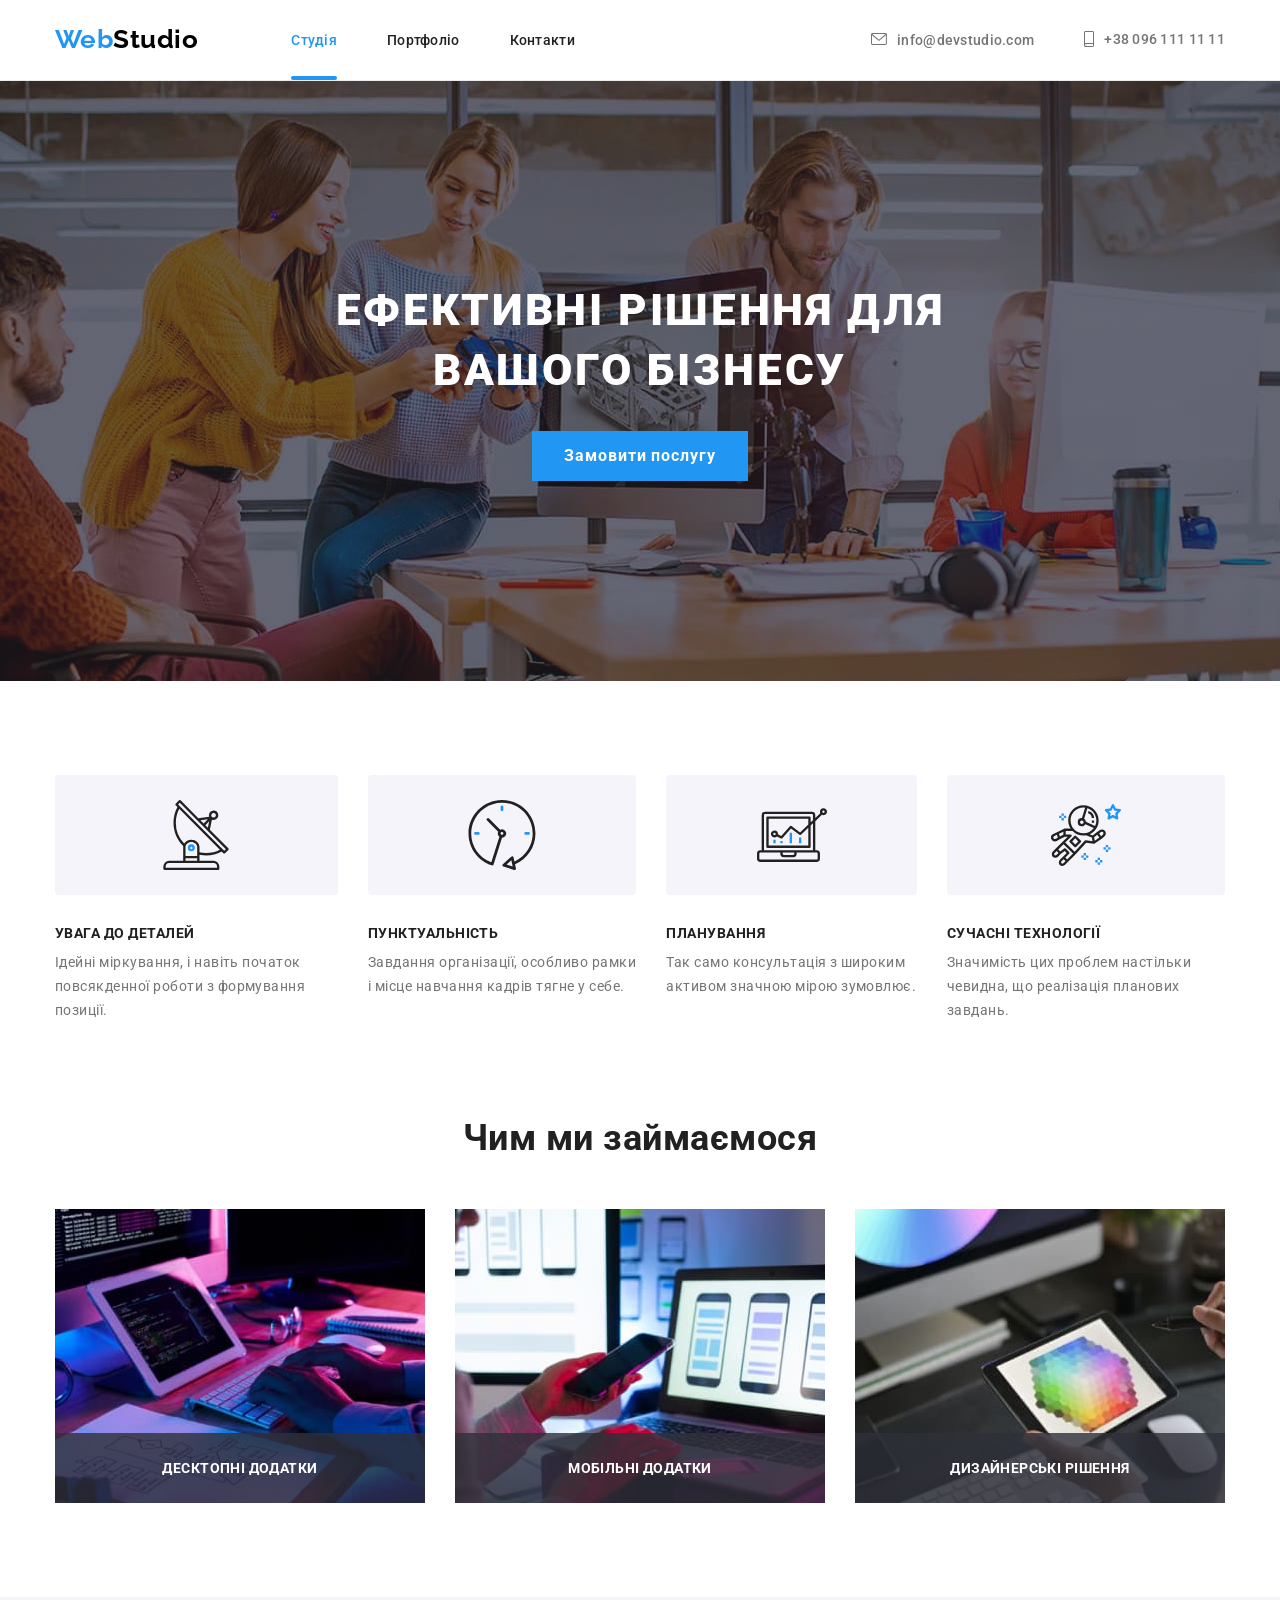
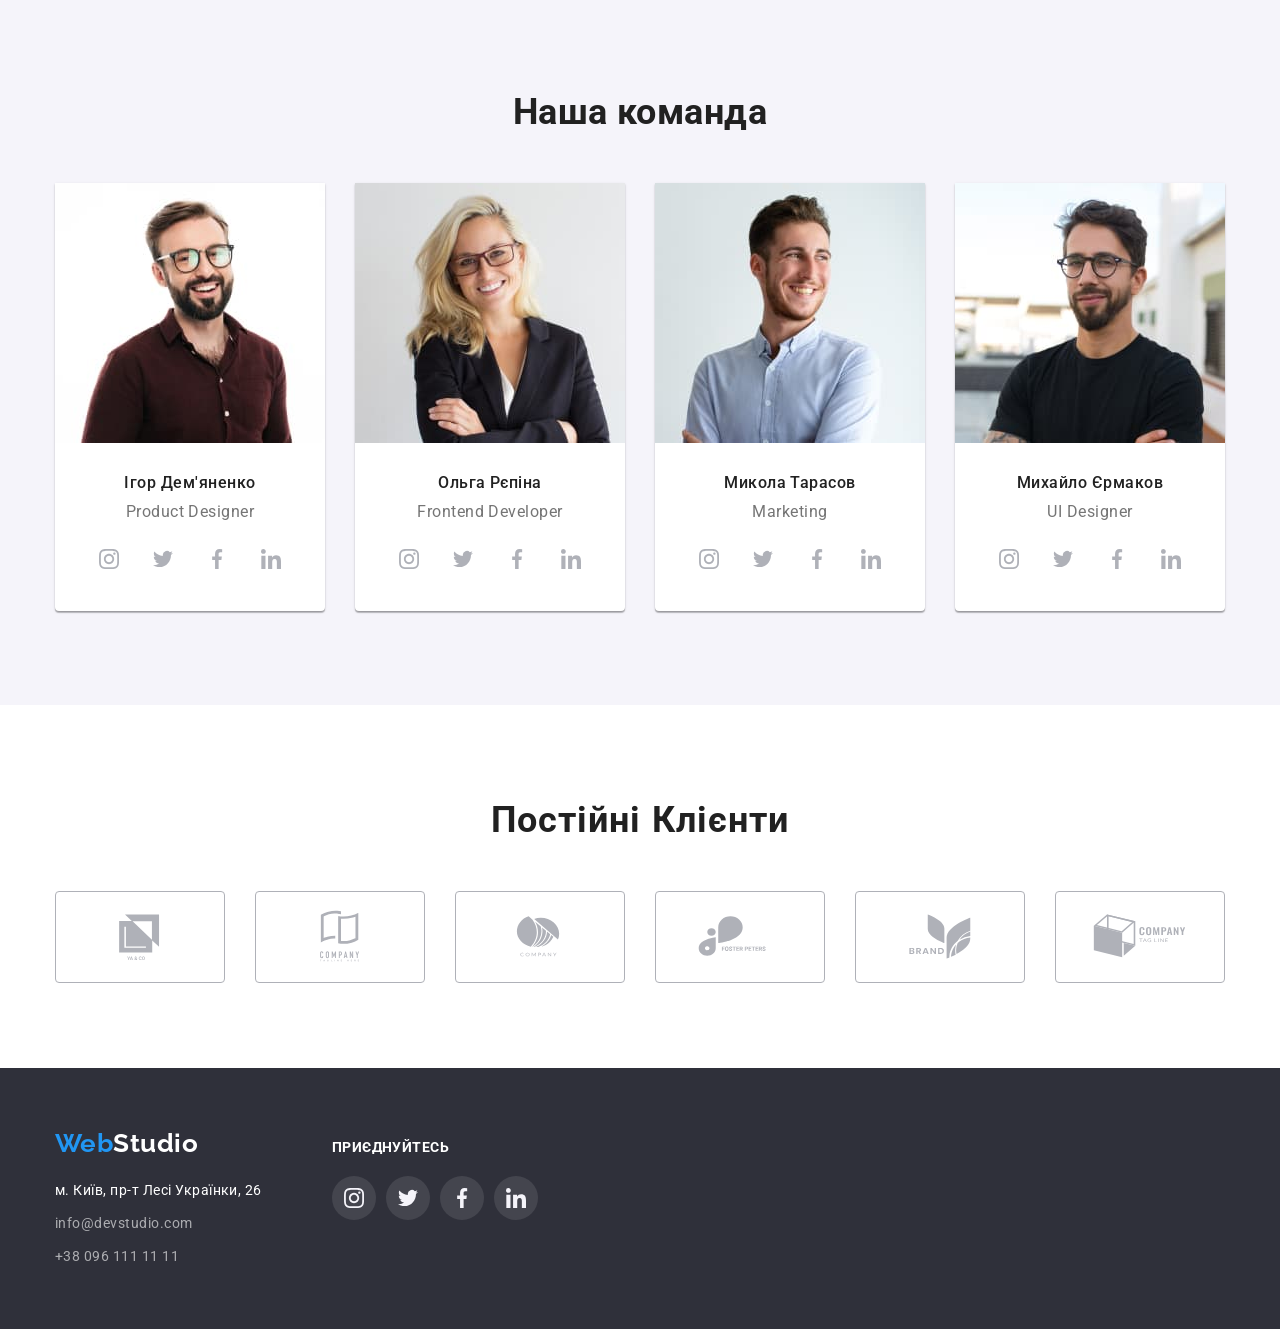
<file: index.html>
<!DOCTYPE html>
<html lang="uk">
<head>
    <meta charset="UTF-8">
    <meta http-equiv="X-UA-Compatible" content="IE=edge">
    <meta name="viewport" content="width=device-width, initial-scale=1.0">
    <title>Студія</title>
    <link rel="preconnect" href="https://fonts.googleapis.com">
<link rel="preconnect" href="https://fonts.gstatic.com" crossorigin>
<link href="https://fonts.googleapis.com/css2?family=Raleway:wght@700&family=Roboto:wght@400;500;700;900&display=swap" rel="stylesheet">
<link rel="stylesheet" href="https://cdnjs.cloudflare.com/ajax/libs/modern-normalize/0.7.0/modern-normalize.min.css">
    <link rel="stylesheet" href="./css/styles.css">
</head>


<body>
    <header class="page-top">
        <div class="container-header container">
       <a href="./index.html" class="logo"><span class="web">Web</span>Studio</a>
        <nav>
        <ul class="site-nav">
            <li class="nav-item"><a href="./index.html" class=" link studio current">Студія</a></li>
            <li class="nav-item"><a href="./portfolio.html"  class=" link portfolio">Портфоліо</a></li>
            <li class="nava-item"><a href="./index.html"  class=" link contacts">Контакти</a></li>
        </ul>
        </nav>
        <ul class="contact-info">
           <li class="general-mail"><a href="mailto:info@devstudio.com" class="mail-top">
            <svg width="16" height="12" class="icon-mail">
                <use href="./images/icons.svg#icon-mail" ></use></svg>
            info@devstudio.com</a></li>
           <li class="general-mail"><a href="tel:+380961111111" class="tel">
            <svg width="10" height="16" class="icon-phone">
                <use href="./images/icons.svg#icon-smartphone"></use>

            </svg>
            
            +38 096 111 11 11</a></li>
        </ul>
        </div>
    </header>
     
       
   
    <main>
 <section class="hero">
        <div class="container-hero">
        <h1 class="hero-title"> Ефективні рішення для вашого бізнесу</h1>
        <button type="button" class="order-button" data-modal-open>Замовити послугу</button>
        </div>
        <div class="backdrop is-hidden" data-modal>
        <div class="modal">
          <button data-modal-close class="modal-btn-close">
            <svg class="modal-close" width="18px" height="18">
              <use class="close-icon" href="./images/icons.svg#icon-close"></use>
            </svg>
          </button>  
        </div>
      </div>
       </section>

       

        <section class="work-princepels">
         <div class="container">
        <h2 class="section-title" hidden>Принципи роботи</h2>
        <ul class="princepels">
        <li class="main-ideas">
            <div class="icons">
                <svg class="princeple-icons" width="70" height="70">
                  <use href="./images/icons.svg#icon-antenna"
                  ></use>
                </svg>
              </div>
        <h3 class="title">УВАГА ДО ДЕТАЛЕЙ</h3>
        <p class="paragraph">Ідейні міркування, i навіть початок повсякденної роботи з формування позиції.</p></li>
        <li class="main-ideas">
            <div class="icons">
                <svg class="princeple-icons" width="70" height="70" >
                <use href="./images/icons.svg#icon-clock"
                 ></use>
                </svg>   
            </div>
        <h3 class="title">ПУНКТУАЛЬНІСТЬ</h3>
        <p class="paragraph">Завдання організації, особливо рамки i місце навчання кадрів тягне у себе.</p></li>
        <li class="main-ideas">
            <div class="icons">
                <svg class="princeple-icons" width="70" height="70" >
                <use href="./images/icons.svg#icon-diagram"
                 ></use>
                </svg>   
            </div>  
        <h3 class="title">ПЛАНУВАННЯ</h3>
        <p class="paragraph">Так само консультація з широким активом значною мірою зумовлює.</p></li>
        <li class="main-ideas">
            <div class="icons">
                <svg class="princeple-icons" width="70" height="70" >
                <use href="./images/icons.svg#icon-astronaut"
                 ></use>
                </svg>   
            </div>   
        <h3 class="title">СУЧАСНІ ТЕХНОЛОГІЇ</h3>
        <p class="paragraph">Значимість цих проблем настільки чевидна, що реалізація планових завдань.</p></li>
        </ul>
    </div>
    </section>
    
        <section class="about">
            <div class="container-about container">
            <h2 class="section-about">Чим ми займаємося</h2>
            <ul class="our-job">
                <li>
                  <div class="group-thumb">
                  <img src="./images/dealwith-1.jpg" alt="кодування" width="370" height="294">
                  <div class="group-overlay">
                  <p class="overlay-title">Десктопні додатки</p>
                  </div>
                </div>
                </li>
                <li>
                  <div class="group-thumb">
                  <img src="./images/dealwith-2.jpg" alt="адаптація" width="370" height="294">
                  <div class="group-overlay">
                    <p class="overlay-title">Мобільні додатки</p>
                    </div>
                  </div>
                </li>
                <li>
                  <div class="group-thumb">
                  <img src="./images/dealwith-3.jpg" alt="колористика" width="370" height="294">
                  <div class="group-overlay">
                    <p class="overlay-title">Дизайнерські рішення</p>
                    </div>
                  </div>
                </li>
            </ul>
            </div>
        </section>
        <section class="employees" >
            <div class="container-employees container">
            <h2 class="our-team">Наша команда</h2>
            <ul class="team">
                <li class="worker"><img src="./images/team1.jpg" alt="фото Ігор Дем'яненко" width="270">
                    <div class="definition">
                <h3 class="name"> Ігор Дем'яненко </h3>
            <p class="job-title" lang="en">Product Designer</p>
            <ul class="list">
                <li class="icon-list">
                    <a href="./index.html" class="icon-links" >
                    <svg width="20" height="20">
                    <use class="social-link" href="./images/icons.svg#icon-instagram"
                            ></use>
                          </svg>
                        
                    </a>
                </li>
                
                <li class="icon-list">
                    <a href="./index.html" class="icon-links" >
                    <svg width="20" height="20">
                    <use class="social-link" href="./images/icons.svg#icon-twitter"
                            ></use>
                          </svg>
                        
                    </a>
                </li>  
                <li class="icon-list">
                    <a href="./index.html" class="icon-links" >
                    <svg width="20" height="20">
                    <use class="social-link" href="./images/icons.svg#icon-facebook"
                            ></use>
                          </svg>
                        
                    </a>
                </li>
                <li class="icon-list">
                    <a href="./index.html" class="icon-links" >
                    <svg width="20" height="20">
                    <use class="social-link" href="./images/icons.svg#icon-linkedin"
                            ></use>
                          </svg>
                        
                    </a>
                </li>
            </ul>

            </div>
        </li>
        <li  class="worker"><img src="./images/team2.jpg" alt="фото Ольга Рєпіна" width="270">
            <div class="definition">
            <h3 class="name">Ольга Рєпіна</h3>
            <p class="job-title" lang="en">Frontend Developer</p>
            <ul class="list">
                <li class="icon-list">
                    <a href="./index.html" class="icon-links" >
                    <svg width="20" height="20">
                    <use class="social-link" href="./images/icons.svg#icon-instagram"
                            ></use>
                          </svg>
                        
                    </a>
                </li>
                
                <li class="icon-list">
                    <a href="./index.html" class="icon-links" >
                    <svg width="20" height="20">
                    <use class="social-link" href="./images/icons.svg#icon-twitter"
                            ></use>
                          </svg>
                        
                    </a>
                </li>  
                <li class="icon-list">
                    <a href="./index.html" class="icon-links" >
                    <svg width="20" height="20">
                    <use class="social-link" href="./images/icons.svg#icon-facebook"
                            ></use>
                          </svg>
                        
                    </a>
                </li>
                <li class="icon-list">
                    <a href="./index.html" class="icon-links" >
                    <svg width="20" height="20">
                    <use class="social-link" href="./images/icons.svg#icon-linkedin"
                            ></use>
                          </svg>
                        
                    </a>
                </li>
            </ul>

            
            </div>
        </li>
        <li  class="worker"><img src="./images/team3.jpg" alt="фото Микола Тарасов" width="270">
            <div class="definition">
            <h3 class="name">Микола Тарасов</h3>
            <p class="job-title" lang="en">Marketing</p>
            <ul class="list">
                <li class="icon-list">
                    <a href="./index.html" class="icon-links" >
                    <svg width="20" height="20">
                    <use class="social-link" href="./images/icons.svg#icon-instagram"
                            ></use>
                          </svg>
                        
                    </a>
                </li>
                
                <li class="icon-list">
                    <a href="./index.html" class="icon-links" >
                    <svg width="20" height="20">
                    <use class="social-link" href="./images/icons.svg#icon-twitter"
                            ></use>
                          </svg>
                        
                    </a>
                </li>  
                <li class="icon-list">
                    <a href="./index.html" class="icon-links" >
                    <svg width="20" height="20">
                    <use class="social-link" href="./images/icons.svg#icon-facebook"
                            ></use>
                          </svg>
                        
                    </a>
                </li>
                <li class="icon-list">
                    <a href="./index.html" class="icon-links" >
                    <svg width="20" height="20">
                    <use class="social-link" href="./images/icons.svg#icon-linkedin"
                            ></use>
                          </svg>
                        
                    </a>
                </li>
            </ul>

            </div>
        </li>
        <li  class="worker"><img src="./images/team4.jpg" alt="фото Михайло Єрмаков" width="270">
            <div class="definition">
            <h3 class="name">Михайло Єрмаков</h3>
            <p class="job-title" lang="en">UI Designer</p>
            <ul class="list">
                <li class="icon-list">
                    <a href="./index.html" class="icon-links" >
                    <svg width="20" height="20">
                    <use class="social-link" href="./images/icons.svg#icon-instagram"
                            ></use>
                          </svg>
                        
                    </a>
                </li>
                
                <li class="icon-list">
                    <a href="./index.html" class="icon-links" >
                    <svg width="20" height="20">
                    <use class="social-link" href="./images/icons.svg#icon-twitter"
                            ></use>
                          </svg>
                        
                    </a>
                </li>  
                <li class="icon-list">
                    <a href="./index.html" class="icon-links" >
                    <svg width="20" height="20">
                    <use class="social-link" href="./images/icons.svg#icon-facebook"
                            ></use>
                          </svg>
                        
                    </a>
                </li>
                <li class="icon-list">
                    <a href="./index.html" class="icon-links" >
                    <svg width="20" height="20">
                    <use class="social-link" href="./images/icons.svg#icon-linkedin"
                            ></use>
                          </svg>
                        
                    </a>
                </li>
            </ul>
            </div>
        </li>
            </ul>
            </div>
        </section>

        <section class="section">
            <div class="container clients">
              <h2 class="clients-title title">Постійні Клієнти</h2>
              <ul class="clients-ul list" >
                <li class="clients-list">
                  <a class="clients-links" href="./index.html">
                    <svg class="clients-icons" width="106px" height="60px">
                      <use
                        class="icon"
                        href="./images/icons.svg#icon-company-first"
                      ></use>
                    </svg>
                  </a>
                </li>
                <li class="clients-list">
                    <a class="clients-links" href="./index.html">
                      <svg class="clients-icons" width="106px" height="60px">
                        <use
                          class="icon"
                          href="./images/icons.svg#icon-company-second"
                        ></use>
                      </svg>
                    </a>
                  </li>
                  <li class="clients-list">
                    <a class="clients-links" href="./index.html">
                      <svg class="clients-icons" width="106px" height="60px">
                        <use
                          class="icon"
                          href="./images/icons.svg#icon-company-third"
                        ></use>
                      </svg>
                    </a>
                  </li>
                  <li class="clients-list">
                    <a class="clients-links" href="./index.html">
                      <svg class="clients-icons" width="106px" height="60px">
                        <use
                          class="icon"
                          href="./images/icons.svg#icon-company-fourth"
                        ></use>
                      </svg>
                    </a>
                  </li>
                  <li class="clients-list">
                    <a class="clients-links" href="./index.html">
                      <svg class="clients-icons" width="106px" height="60px">
                        <use
                          class="icon"
                          href="./images/icons.svg#icon-company-fifth"
                        ></use>
                      </svg>
                    </a>
                  </li>
                  <li class="clients-list">
                    <a class="clients-links" href="./index.html">
                      <svg class="clients-icons" width="106px" height="60px">
                        <use
                          class="icon"
                          href="./images/icons.svg#icon-company-sixth"
                        ></use>
                      </svg>
                    </a>
                  </li>
            </ul>
            </div>
        </section>
    
        
    </main>

    <footer class="garage">
      <div class="container footer-garage">
        <div class="footer ">
        <a href="./index.html" class="footer-logo"><span class="webstudio">Web</span>Studio</a>
        <address class="inform">
        <ul class="footer-contacts">
            <li><a href="https://goo.gl/maps/Wt5C2qb86fCmYvPEA" class="locality" >м. Київ, пр-т Лесі Українки, 26</a></li>
            <li class="contact-info-studio"><a href="mailto:info@devstudio.com" class="mail">info@devstudio.com</a></li>
            <li class="contact-info-studio"><a href="tel:+380961111111" class="tel">+38 096 111 11 11</a></li>
        </ul>
        </address>
        </div>

        <div class=" footer-networks">
            <span class="join">Приєднуйтесь</span>
            <ul class="networks">
                <li class="networks-list">
                  <a href="./index.html" class="networks-links">
                    <svg width="20px" height="20px">
                      <use href="./images/icons.svg#icon-instagram"
                      class="networks-icons"
                      ></use>
                    </svg>
                  </a>
                </li>
                <li class="networks-list">
                    <a href="./index.html" class="networks-links">
                      <svg width="20px" height="20px">
                        <use href="./images/icons.svg#icon-twitter"
                        class="networks-icons"
                        ></use>
                      </svg>
                    </a>
                  </li>
                  <li class="networks-list">
                    <a href="./index.html" class="networks-links">
                      <svg width="20px" height="20px">
                        <use href="./images/icons.svg#icon-facebook"
                        class="networks-icons"
                        ></use>
                      </svg>
                    </a>
                  </li>

                  <li class="networks-list">
                    <a href="./index.html" class="networks-links">
                      <svg width="20px" height="20px">
                        <use href="./images/icons.svg#icon-linkedin"
                        class="networks-icons"
                        ></use>
                      </svg>
                    </a>
                  </li>

               </ul>
    
            </div>
            </div>

    </footer>
    <script src="./js/modal.js"></script>
</body>
</html>
</file>
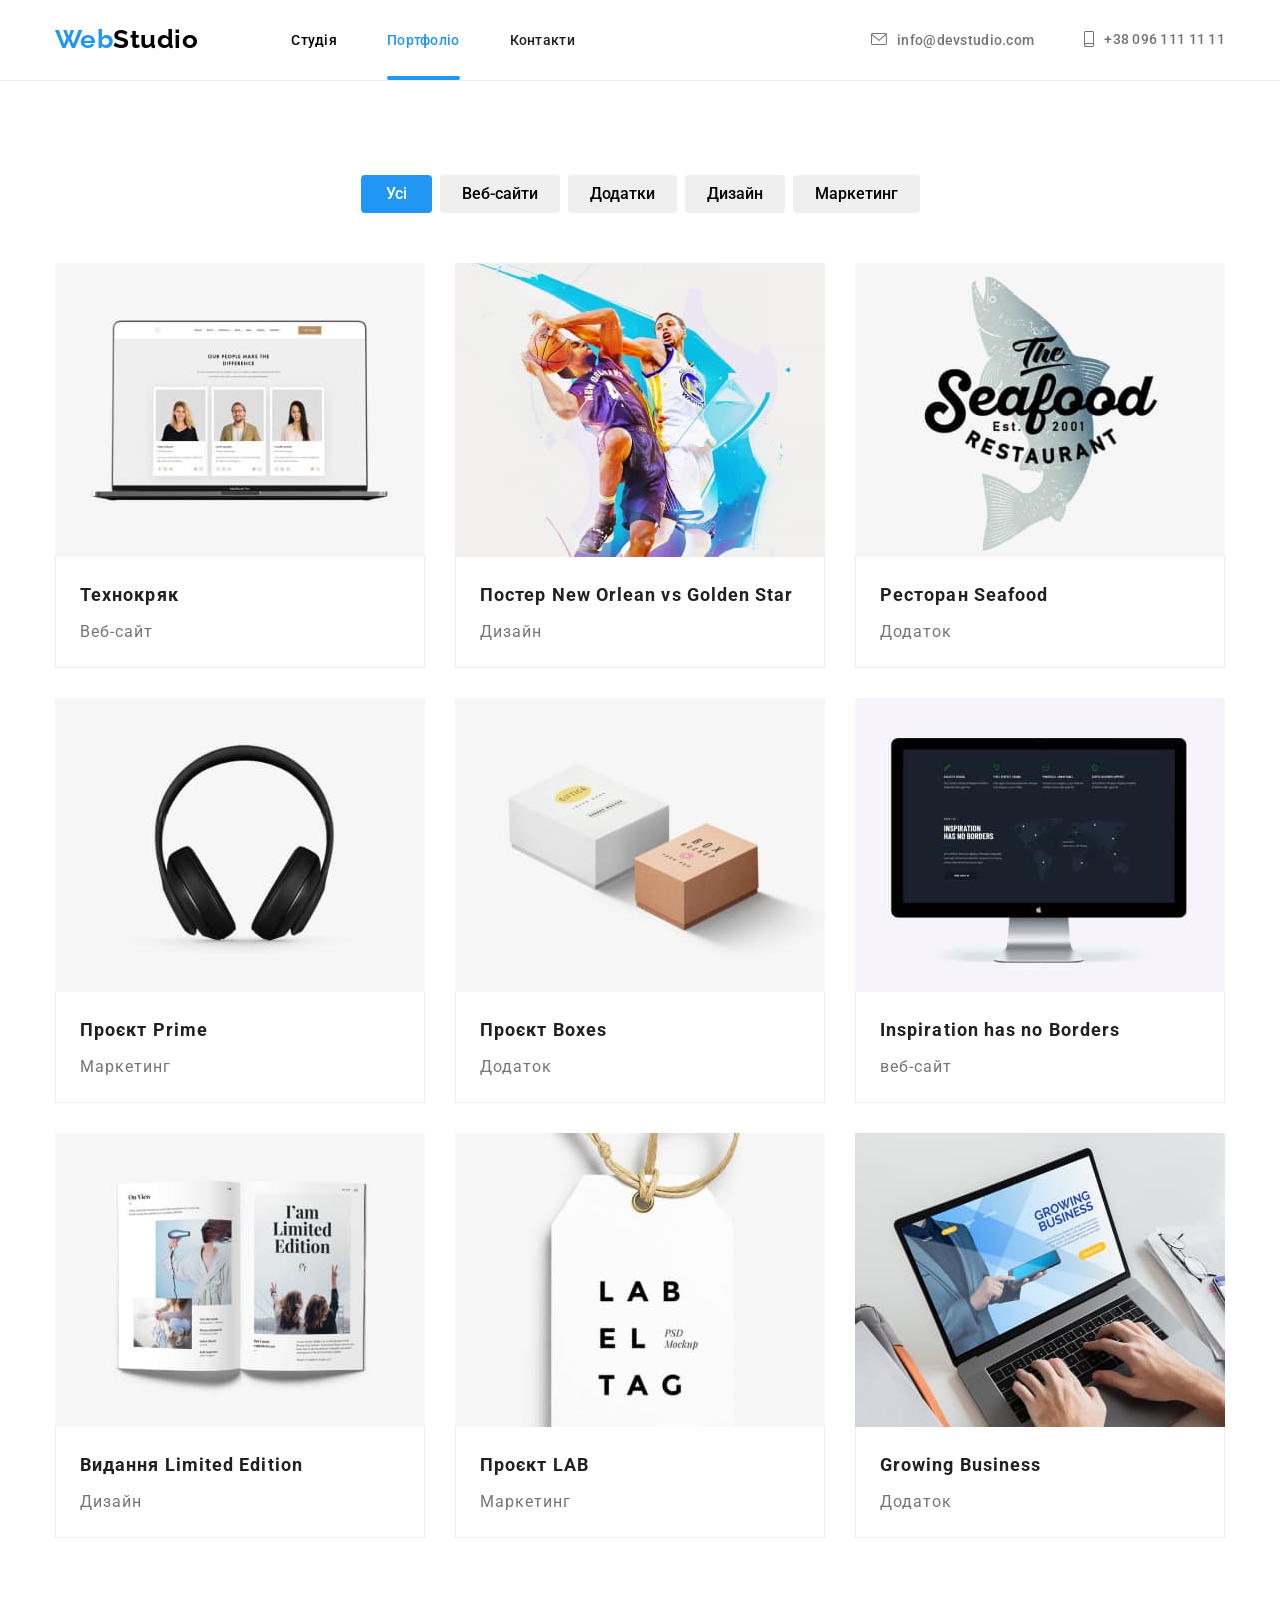
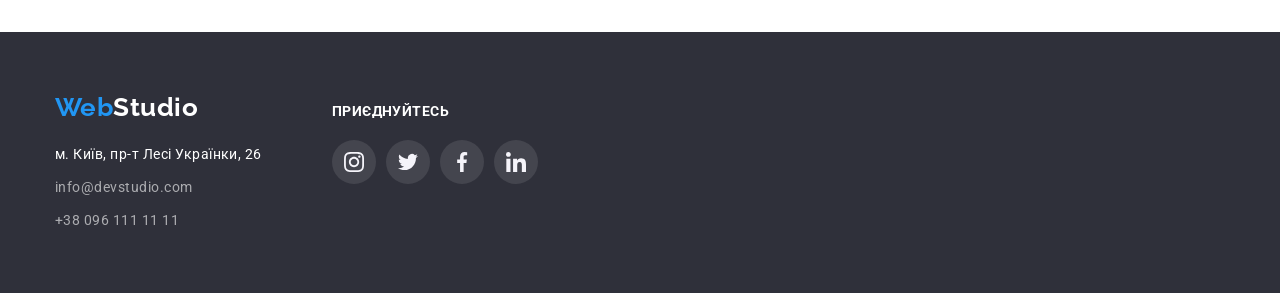
<file: portfolio.html>
<!DOCTYPE html>
<html lang="uk">
<head>
    <meta charset="UTF-8">
    <meta http-equiv="X-UA-Compatible" content="IE=edge">
    <meta name="viewport" content="width=device-width, initial-scale=1.0">
    <title>Портфоліо</title>
    <link rel="preconnect" href="https://fonts.googleapis.com">
<link rel="preconnect" href="https://fonts.gstatic.com" crossorigin>
<link href="https://fonts.googleapis.com/css2?family=Raleway:wght@700&family=Roboto:wght@400;500;700;900&display=swap" rel="stylesheet">
<link rel="stylesheet" href="https://cdnjs.cloudflare.com/ajax/libs/modern-normalize/0.7.0/modern-normalize.min.css">
   <link rel="stylesheet" href="./css/styles.css">
</head>
<body>
    <header class="page-top">
        <div class="container-header container">
       <a href="./index.html" class="logo"><span class="web">Web</span>Studio</a>
        <nav>
        <ul class="site-nav">
            <li><a href="./index.html" class=" link studio">Студія</a></li>
            <li><a href="./portfolio.html" class="link portfolio current">Портфоліо</a></li>
            <li><a href="./index.html" class="link contacts">Контакти</a></li>
        </ul>
        </nav>
        <ul class="contact-info">
           <li class="general-mail"><a href="mailto:info@devstudio.com" class="mail-top">
            <svg width="16" height="12" class="icon-mail">
                <use href="./images/icons.svg#icon-mail" ></use></svg>
            info@devstudio.com</a></li>
           <li class="general-mail"><a href="tel:+380961111111" class="tel">
            <svg width="10" height="16" class="icon-phone">
                <use href="./images/icons.svg#icon-smartphone"></use>

            </svg>
            
            +38 096 111 11 11</a></li>
        </ul>
        </div>
    </header>
     

    <main>
         <section class="work-exampels">

         <div class="container-examples container">
        <ul class="button">
            <li><button type="button" class="all">Усі</button></li>
            <li><button type="button" class="web-site">Веб-сайти</button></li>
            <li><button type="button" class="application">Додатки</button></li>
            <li><button type="button" class="designe">Дизайн</button></li>
            <li><button type="button" class="marketing">Маркетинг</button></li>
        
        </ul>
        <h2 hidden>Наші роботи</h2>
        <div class="showcase-div">
        <ul class="examples">
            <li class="illustration">
                <a class="link work-list-link" href="./portfolio.html">
                    <div class="work-examples-wrapper">
                    <img src="./images/project1.jpg" alt="веб-сайт Технокряк" width="370" height="294">
                    <p class="work-list-description list">
                        Ресурс пропонує комплексні пропозиції з різним рівнем функціоналу та сервісів.
                        Все це дозволить відвідувачу отримати вичерпні відомості про компанію чи
                        приватну особу.
                    </p>
                    </div>
            <div class="project-wrap">
            <h3 class="project-name">Технокряк</h3>
        <p class="project-title">Веб-сайт</p>
        </div>
    </a>
    </li> 
            <li class="illustration">
                <a class="link work-list-link" href="./portfolio.html">
                    <div class="work-examples-wrapper">
                <img src="./images/project2.jpg" alt="Постер New Orlean vs Golden Star " width="370">
                <p class="work-list-description list">
                    Ресурс пропонує комплексні пропозиції з різним рівнем функціоналу та сервісів.
                    Все це дозволить відвідувачу отримати вичерпні відомості про компанію чи
                    приватну особу.
                </p>
                </div>
                <div class="project-wrap">  
            <h3 class="project-name">Постер New Orlean vs Golden Star</h3>
        <p class="project-title">Дизайн</p>
        </div>
    </a>
    </li>
            <li class="illustration">
                <a class="link work-list-link" href="./portfolio.html">
                    <div class="work-examples-wrapper">
                    <img src="./images/project3.jpg" alt="Ресторан Seafood" width="370">
                    <p class="work-list-description list">
                        Ресурс пропонує комплексні пропозиції з різним рівнем функціоналу та сервісів.
                        Все це дозволить відвідувачу отримати вичерпні відомості про компанію чи
                        приватну особу.
                    </p>
                    </div>
                <div class="project-wrap">
            <h3 class="project-name">Ресторан Seafood</h3>
        <p class="project-title">Додаток</p>
        </div>
    </a>
    </li>
            <li class="illustration">
                <a class="link work-list-link" href="./portfolio.html">
                    <div class="work-examples-wrapper">
                    <img src="./images/project4.jpg" alt="Проєкт Prime" width="370">
                    <p class="work-list-description list">
                        Ресурс пропонує комплексні пропозиції з різним рівнем функціоналу та сервісів.
                        Все це дозволить відвідувачу отримати вичерпні відомості про компанію чи
                        приватну особу.
                    </p>
                    </div>
                <div class="project-wrap">   
            <h3 class="project-name">Проєкт Prime</h3>
        <p class="project-title">Маркетинг</p>
        </div>
    </a>
    </li>
            <li class="illustration">
                <a class="link work-list-link" href="./portfolio.html">
                    <div class="work-examples-wrapper">
                   <img src="./images/project5.jpg" alt="Проєкт Boxes" width="370">
                   <p class="work-list-description list">
                    Ресурс пропонує комплексні пропозиції з різним рівнем функціоналу та сервісів.
                    Все це дозволить відвідувачу отримати вичерпні відомості про компанію чи
                    приватну особу.
                </p>
                </div> 
                <div class="project-wrap">
            <h3 class="project-name">Проєкт Boxes</h3>
        <p class="project-title">Додаток</p>
        </div>
    </a>
    </li>
            <li class="illustration">
                <a class="link work-list-link" href="./portfolio.html">
                    <div class="work-examples-wrapper">
                        <img src="./images/project6.jpg" alt="Inspiration has no Borders" width="370"> 
                        <p class="work-list-description list">
                            Ресурс пропонує комплексні пропозиції з різним рівнем функціоналу та сервісів.
                            Все це дозволить відвідувачу отримати вичерпні відомості про компанію чи
                            приватну особу.
                        </p> 
                        </div>
                <div class="project-wrap">
            <h3 class="project-name">Inspiration has no Borders</h3>
        <p class="project-title">веб-сайт</p>
        </div>
    </a>
    </li>
            <li class="illustration">
                <a class="link work-list-link" href="./portfolio.html">
                    <div class="work-examples-wrapper">
                    <img src="./images/project7.jpg" alt="Видання Limited Edition" width="370">
                    <p class="work-list-description list">
                        Ресурс пропонує комплексні пропозиції з різним рівнем функціоналу та сервісів.
                        Все це дозволить відвідувачу отримати вичерпні відомості про компанію чи
                        приватну особу.
                    </p> 
                    </div>
                <div class="project-wrap">
            <h3 class="project-name">Видання Limited Edition</h3>
        <p class="project-title">Дизайн</p>
        </div>
    </a>
    </li>
            <li class="illustration">
                <a class="link work-list-link" href="./portfolio.html">
                    <div class="work-examples-wrapper">
                    <img src="./images/project8.jpg" alt="Проєкт LAB" width="370">
                    <p class="work-list-description list">
                        Ресурс пропонує комплексні пропозиції з різним рівнем функціоналу та сервісів.
                        Все це дозволить відвідувачу отримати вичерпні відомості про компанію чи
                        приватну особу.
                    </p> 
                    </div> 
                <div class="project-wrap">
            <h3 class="project-name">Проєкт LAB</h3>
        <p class="project-title">Маркетинг</p>
        </div>
    </a>
    </li>
            <li class="illustration">
                <a class="link work-list-link" href="./portfolio.html">
                    <div class="work-examples-wrapper">
                  <img src="./images/project9.jpg" alt="Growing Business" width="370">
                  <p class="work-list-description list">
                    Ресурс пропонує комплексні пропозиції з різним рівнем функціоналу та сервісів.
                    Все це дозволить відвідувачу отримати вичерпні відомості про компанію чи
                    приватну особу.
                </p> 
                </div> 
                <div class="project-wrap">
            <h3 class="project-name">Growing Business</h3>
        <p class="project-title">Додаток</p>
        </div>
    </a>
    </li>
        </ul>

    </div>
    </div>
    
    </section>

    
    </main>

    
    <footer class="garage">
        <div class="container footer-garage">
          <div class="footer ">
          <a href="./index.html" class="footer-logo"><span class="webstudio">Web</span>Studio</a>
          <address class="inform">
          <ul class="footer-contacts">
              <li><a href="https://goo.gl/maps/Wt5C2qb86fCmYvPEA" class="locality" >м. Київ, пр-т Лесі Українки, 26</a></li>
              <li class="contact-info-studio"><a href="mailto:info@devstudio.com" class="mail">info@devstudio.com</a></li>
              <li class="contact-info-studio"><a href="tel:+380961111111" class="tel">+38 096 111 11 11</a></li>
          </ul>
          </address>
          </div>
  
          <div class=" footer-networks">
              <span class="join">Приєднуйтесь</span>
              <ul class="networks">
                  <li class="networks-list">
                    <a href="./index.html" class="networks-links">
                      <svg width="20px" height="20px">
                        <use href="./images/icons.svg#icon-instagram"
                        class="networks-icons"
                        ></use>
                      </svg>
                    </a>
                  </li>
                  <li class="networks-list">
                      <a href="./index.html" class="networks-links">
                        <svg width="20px" height="20px">
                          <use href="./images/icons.svg#icon-twitter"
                          class="networks-icons"
                          ></use>
                        </svg>
                      </a>
                    </li>
                    <li class="networks-list">
                      <a href="./index.html" class="networks-links">
                        <svg width="20px" height="20px">
                          <use href="./images/icons.svg#icon-facebook"
                          class="networks-icons"
                          ></use>
                        </svg>
                      </a>
                    </li>
  
                    <li class="networks-list">
                      <a href="./index.html" class="networks-links">
                        <svg width="20px" height="20px">
                          <use href="./images/icons.svg#icon-linkedin"
                          class="networks-icons"
                          ></use>
                        </svg>
                      </a>
                    </li>
  
                 </ul>
      
              </div>
              </div>
            
            
  
              
        
      
        
    
              
               
    
      </footer>
      <script src="./js/modal.js"></script>
</body>
</html>
</file>
<file: css/styles.css>
html {box-sizing: border-box;}

*,
*::after,
*::before {box-sizing: inherit;}

h1,h2,h3,h4,h5,h6,p {margin: 0;}

ul {margin: 0;
padding: 0;}

body {background-color:var(--main-header-color);
color: var(--primary-text-color);
font-weight: 400;
letter-spacing: 0.03em;
margin: 0;
font-family: 'Roboto', sans-serif,'Raleway', sans-serif;}

:root{
  --primary-text-color: #212121 ;
  --logo-color: #000000;
  --paragraph-text-color:#757575;
  --accent-color: #2196F3;
  --fotter-text-color:rgba(255, 255, 255, 0.6);
  --main-header-color: #FFFFFF;
  --background-hero-footer-color: #2F303A;
  --background-team-color: #F5F4FA;
  --logo-footer-color: #2196F3;
  --social-icons-color: #AFB1B8;
  
}
  


               /* title Студія*/

.container {
  width: 1200px;
  padding-left: 15px;
  padding-right: 15px;
  margin-left: auto;
  margin-right: auto;
}

.page-top {color: var(--main-header-color);

  border-bottom: 1px solid #ECECEC;

}

.logo {
  display: block;
  margin-right: 93px;
list-style: none;
text-decoration: none;
color: var(--logo-color);
font-family:'Raleway';
 font-weight: 700;
 font-size: 26px;
 line-height: 1.1923;
}

.web {color: var(--accent-color);}

.studio.current, .portfolio, .contacts, .mail-top, .tel {
list-style: none;
text-decoration: none;}

.site-nav {
  display: flex;
    padding-left: 0;
    margin-top: 0;
    margin-bottom: 0;
  }

  .studio {margin-right: 50px;
  color: var(--logo-color);}


   .site-nav .link {
    position: relative;
   }
 

  .nav-item {
    position: relative;}

  .site-nav .studio.current::after {
    
    content: '';

    position: absolute;
    left: 0%;
    bottom: 0px;
  
    border-radius: 2px;
  
    display: block;
    width: 100%;
    height: 4px;
    background-color: var(--accent-color);
  
  }
  
  .site-nav .link {
    padding-top: 32px;
    padding-bottom: 32px;
  }

 .site-nav .portfolio {
  transition-property: color var(--accent-color);
  transition-duration: 250ms;
  transition-timing-function: cubic-bezier(0.4, 0, 0.2, 1);
 }

 .site-nav .studio {
  transition-property: color var(--accent-color);
  transition-duration: 250ms;
  transition-timing-function: cubic-bezier(0.4, 0, 0.2, 1);}


  .site-nav .contacts {
    transition-property: color var(--accent-color);
    transition-duration: 250ms;
    transition-timing-function: cubic-bezier(0.4, 0, 0.2, 1); 
  }
 

  .contact-info .mail-top {
    transition-property: color var(--accent-color);
    transition-duration: 250ms;
    transition-timing-function: cubic-bezier(0.4, 0, 0.2, 1); 
  }

  .contact-info .tel{
    transition-property: color var(--accent-color);
    transition-duration: 250ms;
    transition-timing-function: cubic-bezier(0.4, 0, 0.2, 1); 
  }

  .site-nav .portfolio.current::after {
    content: '';

    position: absolute;
    left: 0%;
    bottom: 0px;
  
    border-radius: 2px;
  
    display: block;
    width: 100%;
    height: 4px;
    background-color: var(--accent-color);
  }

  .portfolio {margin-right: 50px;}

  

.portfolio, .contacts {color: var(--primary-text-color);}

.portfolio:hover, .portfolio:focus {color:var(--accent-color);}
  
  .contacts:hover, .contacts:focus {color:var(--accent-color);}

 .studio:hover, .studio:focus {color:var(--accent-color);}

 .mail-top {color:var(--paragraph-text-color);}

 .mail-top:hover, .mail-top:focus {color:var(--accent-color);}

 .contact-info {margin: 0; padding: 0;}

 .contact-info .tel {color:var(--paragraph-text-color);}

 .tel:hover, .tel:focus {color: var(--accent-color);}

 .hero {background-color: var(--background-hero-footer-color);}



 
 .container-header  {
  display: flex;
  align-items: center;
  width: 1200px;
  padding-top: 24px;
  padding-bottom: 25px;
  padding-left: 15px;
  padding-right: 15px;
  margin-left: auto;
  margin-right: auto;
    
 }

 .icon-mail{
  margin-right: 10px;
  fill: currentColor;
 }

 .icon-phone{
  margin-right: 10px;
  fill: currentColor;
 }


 .mail-top {margin-right: 50px;}

 .general-mail {
  display: flex;
  align-items: center;
}

.mail-top {
  display: flex;
  align-items: center;
  
}

.general-mail .tel {
  display: flex;
  align-items: center;}


  




 

 .hero{
  max-width: 1600px;
    height: 600px;
    margin-left: auto;
    margin-right: auto;
    background-image: linear-gradient(rgba(47, 48, 58, 0.4),
            rgba(47, 48, 58, 0.4)),
        url(../images/hero-image.jpg);
    background-repeat: no-repeat;
    background-position: center;
    background-size: cover;

 }
 
 .hero {padding: 200px 0;}



 .hero-title {
  color:var(--main-header-color);
  font-weight: 900;
  font-size: 44px;
  line-height: 1.3636;
  letter-spacing: 0.06em;
  margin-bottom: 30px;
  text-transform: uppercase;
  text-align: center;
  max-width: 696px;
  margin-left: auto;
  margin-right: auto;
  
}

.backdrop {
  position: fixed;
  top: 0;
  left: 0;
  width: 100%;
  height: 100%;
  background: rgba(0, 0, 0, 0.2);
  opacity: 1;
  z-index: 1;
  transition-property: opacity;
  transition-duration: 250ms;
  transition-timing-function: cubic-bezier(0.4, 0, 0.2, 1);
}

.backdrop.is-hidden {
  opacity: 0;
  pointer-events: none;
}

.modal {
  position: absolute;
  top: 50%;
  left: 50%;
  transform: translate(-50%, -50%);
  min-width: 528px;
  min-height: 581px;
  background: var(--main-header-color);
  box-shadow: 0px 1px 3px rgba(0, 0, 0, 0.12), 0px 1px 1px rgba(0, 0, 0, 0.14), 0px 2px 1px rgba(0, 0, 0, 0.2);
  border-radius: 4px;
  opacity: 1;
  transition-property: opacity;
  transition-duration: 250ms;
  transition-timing-function: cubic-bezier(0.4, 0, 0.2, 1);
}

  .modal-btn-close {
    position: absolute;
    top: 8px;
    right: 8px;
    display: flex;
    justify-content: center;
    align-items: center;
    width: 30px;
    height: 30px;
    border-radius: 50%;
    border: 1px solid rgba(0, 0, 0, 0.1);
    background-color: var(--main-header-color);
    cursor: pointer;
    
  }

  .modal-close{
    transition-property: fill var(--accent-color);
    transition-duration: 250ms;
    transition-timing-function: cubic-bezier(0.4, 0, 0.2, 1);
  }
   .modal-close:hover,
   .modal-close:focus {
    fill:var(--accent-color);
   
  }

.order-button {
  color: var(--main-header-color);
  background-color:var(--accent-color) ;
  border: 1px transparent;
  cursor: pointer;
  font-weight: 700;
  font-size: 16px;
  line-height: 1.875;
  letter-spacing: 0.06em;
  height: 50px;
  display:block;
  min-width:216px;
  height:50px;
  margin:0 auto;
  transition-property: background-color #188CE8;
  transition-duration: 250ms;
  transition-timing-function: cubic-bezier(0.4, 0, 0.2, 1); 
    
}


 .order-button:hover,
 .order-button:focus {
  color: var(--main-header-color);
  background-color: #188CE8;
  text-shadow: 0px 4px 4px rgba(0, 0, 0, 0.25);  
}




.work-princepels {
  padding-top: 94px;
  padding-bottom: 94px;
}

.icons {
  display: flex;
    align-items: center;
    justify-content: center;
    height: 120px;
    background: var(--background-team-color);
    border-radius: 4px;
    margin-bottom: 30px;
}


.princepels {gap: 30px;}
    


.princepels {
  display:flex;
  margin:0;
  padding:0;
}

.main-ideas :not(:last-of-type){
  margin-right:30px;}

  .paragraph  {margin:0;
  padding-top: 10px;
  line-height: calc(24/14);}

 .section-about {
  color: var(--primary-text-color);
  font-weight: 700;
  font-size: 36px;
  line-height: 1.1666;
  text-align: center;
  
}
  

.princepels {
  list-style: none; text-decoration: none;
  margin: 0; padding: 0;
}

 .princepels .title {
  color:var(--primary-text-color);
  font-weight: 700;
  font-size: 14px;
  line-height: 1.1428;
}

 .princepels .paragraph {
  color: var(--paragraph-text-color);
  font-size: 14px;
  line-height: 1.7142;
}



.about {padding-top: 0;
  padding-bottom: 94px;}

.our-job {
  list-style: none;
  margin: 0;
  padding: 0;
  display: flex;
  margin-top: 50px;
  gap: 30px;
}

.group-thumb {
  position: relative;}

.group-overlay {
  position: absolute;
  left: 0%;
  bottom: 0%;
  align-items: center;
  justify-content: center;
  display: flex;
  width: 100%;
  height: 70px;

  background: rgba(47, 48, 58, 0.8);
}

.overlay-title {
  font-family: 'Roboto';
  font-style: normal;
  font-weight: 700;
  font-size: 14px;
  line-height: 16px;
  text-align: center;
  letter-spacing: 0.03em;
  text-transform: uppercase;

  color: #ffffff;
}


.employees {padding-top: 94px;
  padding-bottom: 94px;
  background-color: #F5F4FA;}

 .team {color: var(--background-team-color);
  display: flex;
  padding: 0;
  margin: 0;
  background: 0px;
gap: 30px;}

 .our-team {
  color: var(--primary-text-color);
  font-weight: 700;
  font-size: 36px;
  line-height: 1.1666;
  text-align: center;
  margin-bottom: 50px;
  margin-top: 0;
}

.definition {padding-top: 30px;
  padding-bottom: 30px;
text-align: center;}

.worker {
  background: #FFFFFF;
  box-shadow: 0px 1px 3px rgba(0, 0, 0, 0.12), 
  0px 1px 1px rgba(0, 0, 0, 0.14), 0px 2px 1px rgba(0, 0, 0, 0.2);
  border-radius: 0px 0px 4px 4px;

}

 .team .name {
  color:var(--primary-text-color);
  font-weight: 500;
  font-size: 16px;
  line-height: 1.1875;
 
}

 .team .job-title {
  color: var(--paragraph-text-color);
  font-size: 16px;
  line-height: 1.1875;
}
.job-title {
  padding-bottom: 16px;
  margin-top: 10px;}

.icon-links {
  display: flex;
  justify-content: center;
  align-items: center;
  width: 44px;
  min-height: 44px;
  color:var(--social-icons-color);
  background-color: var(--main-header-color);
  border-radius: 50%;
  transition-property: color, background-color;
  transition-duration: 250ms;
  transition-timing-function: cubic-bezier(0.4, 0, 0.2, 1);
  
}

.icon-links:hover,
.icon-links:focus {
  color: var(--main-header-color);
  background-color: var(--accent-color);
  border-radius: 50%;
}

.icon-list {
 gap: 10px; 
}

.list {
  display: flex;
  list-style: none;
  justify-content: center;
  
  
  

}

.icon-list:not(:last-child) {
  margin-right: 10px;
}

.social-link  {
fill: currentColor;
}


.clients-title {
  margin-top: 94px;
  margin-bottom: 50px;
}

 .clients-list {
  margin-bottom: 85px;
 }


 .clients-title{
font-weight: 700;
font-size: 36px;
line-height: 1.1666;
text-align: center;
letter-spacing: 0.03em;
margin-left: auto;
margin-right: auto;
margin-bottom: 50px;
}

.clients-ul  {
  list-style-type: none;
  
 
}

.clients>ul {
  display: flex;
  padding: 0px;
  list-style: none;
  gap: 30px;
  
}

.clients-list {flex-basis: calc((100% - 150px) / 6);}

.clients-links {
  display: flex;
  justify-content: center;
  align-items: center;
  padding: 16px 32px;
  width: 170px;
  height: 92px;
  color: var(--social-icons-color);
  border-radius: 4px;
  border: 1px solid var(--social-icons-color);
  transition: color, border;
  transition-duration: 250ms;
  transition-timing-function: cubic-bezier(0.4, 0, 0.2, 1);

}

.clients-links:hover,
.clients-links:focus {
  color: var(--accent-color);
  border: 1px solid var(--accent-color);

}

.icon {
  fill: currentColor;
}

 

.site-nav {
  font-weight: 500;
  font-size: 14px;
  line-height: 1.1428;
  letter-spacing: 0.02em;
}

.contact-info {
  display: flex;
    margin-top: 0;
    margin-bottom: 0;
    margin-left: auto;
    padding-left: 0;
  font-weight: 500;
  font-size: 14px;
  line-height: 1.1428;
  letter-spacing: 00.02em;
}

.site-nav .studio.current {color: var(--accent-color);}

.site-nav .portfolio.current {color: var(--accent-color);}

.garage { background-color: var(--background-hero-footer-color);
  padding-top: 60px;
  padding-bottom: 60px;
  
}

.webstudio {color: var(--logo-footer-color);}

.footer-logo {
color: var(--main-header-color);
 font-family:'Raleway';
 font-weight: 700;
 font-size: 26px;
 line-height: 1.1923;

}



.locality {
  color: var(--main-header-color);
  font-style: normal;
  font-size: 14px;
  line-height: 1.7142;
  display: inline-block;
 
  
}

.locality:hover, .locality:focus {color: var(--accent-color);}



.mail {
  color: var(--fotter-text-color);
  font-style: normal;
  font-size: 14px;
  line-height: 1.7142;
  display: inline-block;
}

.inform {margin-top: 20px;}

.footer-contacts {
  list-style: none;
  padding: 0;
}

.locality, .mail, .tel, .footer-logo {
  text-decoration: none;
  transition: color var(--accent-color);
  transition-duration: 250ms;
  transition-timing-function: cubic-bezier(0.4, 0, 0.2, 1);
}

.mail:hover, 
.mail:focus {
  color: var(--accent-color);
}

.tel {
  color: var(--fotter-text-color);
  font-style: normal;
  font-size: 14px;
  line-height: 1.7142;
  display: inline-block;
}

.contact-info-studio {
  margin-top: 9px;
}

.tel:hover, .tel:focus {color: var(--accent-color);}




.join {
  font-weight: 700;
  font-size: 14px;
  line-height: 1.14;
  letter-spacing: 0.03em;
  text-transform: uppercase;
  color: #FFFFFF;

}

.footer-garage {
  display: flex;
  align-items: baseline;
  
}



 .footer-networks {
  margin-left: 70px;
 }

.footer-networks>ul {
  display:flex;
  padding: 0px;
  list-style: none;
  margin-top: 20px;
  
}

.networks-links {
  display: flex;
  justify-content: center;
  align-items: center;
  width: 44px;
  min-height: 44px;
  color: var(--background-team-color);
  background-color: var(--background-hero-footer-color);
  background: rgba(255, 255, 255, 0.1);
  border-radius: 50%;
  transition: background-color var(--accent-color);
  transition-duration: 250ms;
  transition-timing-function: cubic-bezier(0.4, 0, 0.2, 1);
  

}


.networks {
  gap: 10px;
}


.networks-links:hover,
.networks-links:focus {
  background-color: var(--accent-color);
}

.networks-icons {
  fill: currentColor;

}






 

             /* title Портфоліо */

 .studio {text-decoration: none;}             

.button {
  list-style: none;
  color: var(--primary-text-color);
  cursor: pointer;
  font-weight: 500;
  font-size: 16px;
  line-height: 1.625;
  display: flex;
  padding: 0;
  justify-content: center;
  gap: 8px;
  
}

.all ,.web-site ,.application ,.designe ,.marketing {
  transition-property: color, background-color, filter;
  transition-duration: 250ms;
  transition-timing-function: cubic-bezier(0.4, 0, 0.2, 1);
}

.all:hover,
.all:focus {background-color: var(--accent-color); color:var(--main-header-color);
filter: drop-shadow(0px 4px 4px rgba(0, 0, 0, 0.25));
}

.web-site:hover,
.web-site:focus {
  background-color: var(--accent-color);color: var(--main-header-color);
  filter: drop-shadow(0px 4px 4px rgba(0, 0, 0, 0.25));
}

.application:hover, 
.application:focus{
  background-color: var(--accent-color);color: var(--main-header-color);
  filter: drop-shadow(0px 4px 4px rgba(0, 0, 0, 0.25));
} 

.designe:hover,
.designe:focus {
  background-color: var(--accent-color);color: var(--main-header-color);
  filter: drop-shadow(0px 4px 4px rgba(0, 0, 0, 0.25));
}

.marketing:hover,
.marketing:focus {
  background-color: var(--accent-color);color: var(--main-header-color);
  filter: drop-shadow(0px 4px 4px rgba(0, 0, 0, 0.25));
}

.all { background-color: var(--accent-color); color: var(--main-header-color);
  cursor: pointer;
  font-weight: 500;
  font-size: 16px;
  line-height: 1.625;
  border-style: none;
  border-radius: 4px;
  padding: 6px 25px;
  
} 


.web-site, .application, .designe, .marketing { 
  border-style: none;
  border-radius: 4px;}

.web-site, .application, .designe, .marketing {
  font-weight: 500;
  font-size: 16px;
  line-height: 1.625;
  cursor: pointer;
  padding: 6px 22px;
}

img {
  display: block;
  width: 100%;
  height: auto;
}

.work-exampels {padding-top: 94px;
   padding-bottom: 94px;
}

.examples {list-style: none;
  margin-top: 50px;
  margin-bottom: 0px;
  margin-left: 0;
  margin-right: 0;
  padding: 0;
  display: flex;
  flex-wrap: wrap;
  justify-content: center;
  gap: 30px;
 }

 .illustration:hover{
  box-shadow: 0px 1px 1px rgba(0, 0, 0, 0.12), 0px 4px 4px rgba(0, 0, 0, 0.06), 1px 4px 6px rgba(0, 0, 0, 0.16);
 }
 


 

 .project-title {margin-top: 4px;}

 .project-wrap {
  padding: 20px 24px;
  border-left: 1px solid #EEEEEE;
  border-bottom: 1px solid #EEEEEE ;
  border-right: 1px solid #EEEEEE ;
 }

.examples .project-name {
color: var(--primary-text-color);
  font-weight: 700;
  font-size: 18px;
  line-height: 2;
  letter-spacing: 00.06em;
 
  
}

.examples .project-title {
  color: var(--paragraph-text-color);
  font-size: 16px;
  line-height: 1.875;
  letter-spacing: 00.06em;

 
}

.illustration {
  transition-property: box-shadow;
  transition-duration: 250ms;
  transition-timing-function: cubic-bezier(0.4, 0, 0.2, 1);
  overflow: hidden;
}

.work-examples-wrapper {
  position: relative;
  overflow: hidden;
  transition: transform 250ms cubic-bezier(0.4, 0, 0.2, 1);
  background: rgba(33, 150, 243, 0.9);

}

.work-list-description {
  position: absolute;
  top: 0;
  left: 0;
  padding-top: 63px;
  padding-right: 24px;
  padding-bottom: 63px;
  padding-left: 24px;
  width: 100%;
  height: 100%;
  background: rgba(33, 150, 243, 0.9);
  font-size: 18px;
  line-height: 1.56;
  color: var(--main-header-color);
  transform: translateY(100%);
  opacity: 0;
  transition: transform 250ms cubic-bezier(0.4, 0, 0.2, 1), opacity 250ms cubic-bezier(0.4, 0, 0.2, 1);
}

.work-list-link:focus .work-list-description,
.work-list-link:hover .work-list-description {
  opacity: 1;
  transform: translateY(0%);

}



.link {
  text-decoration: none;
}
</file>
